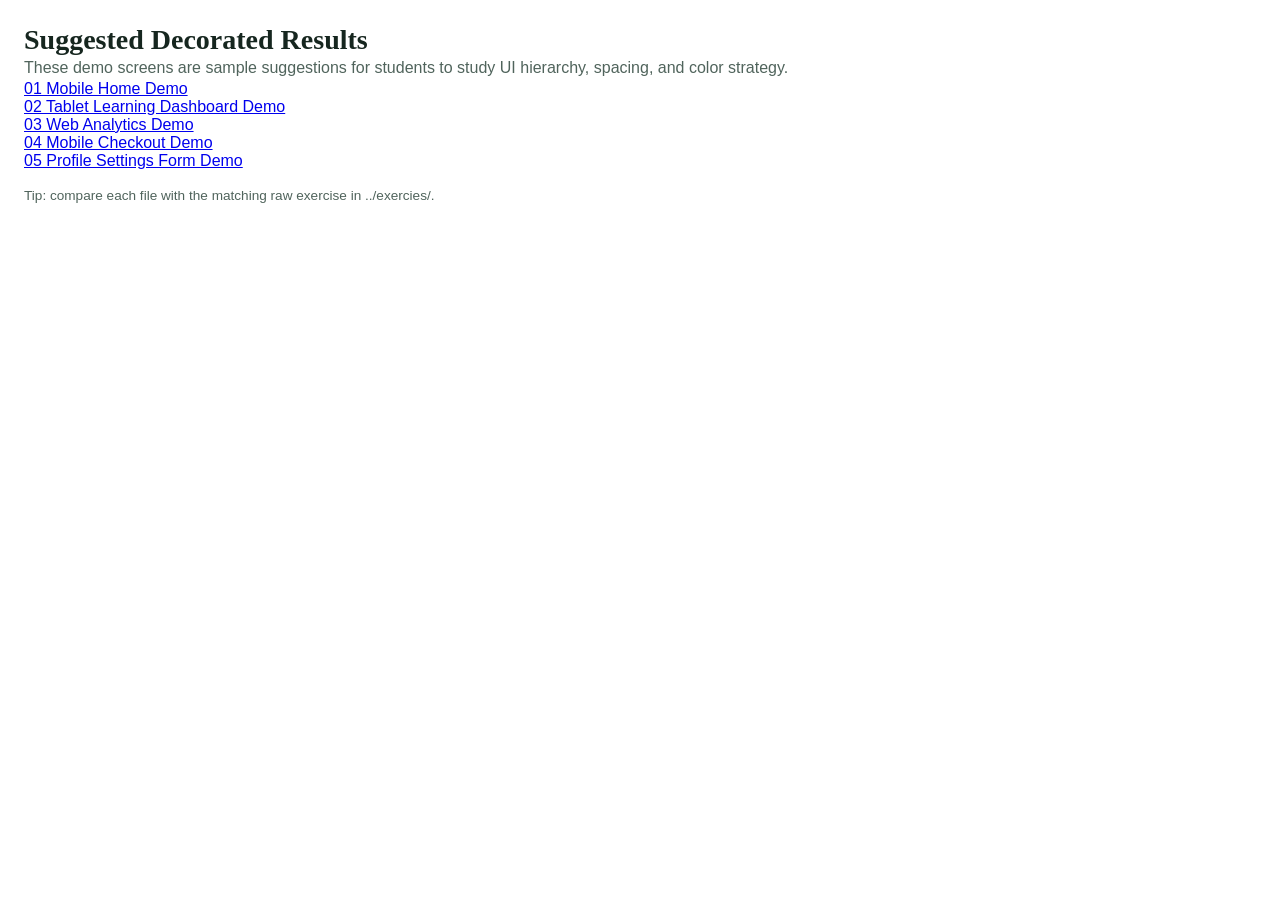
<file: results/index.html>
<!doctype html>
<html lang="en">
  <head>
    <meta charset="UTF-8" />
    <meta name="viewport" content="width=device-width, initial-scale=1.0" />
    <title>Results - Demo Suggestions</title>
    <link rel="stylesheet" href="demo-style.css" />
  </head>
  <body>
    <main class="wrapper" style="max-width: 860px">
      <section class="card section-space grid" style="gap: 0.85rem">
        <h1>Suggested Decorated Results</h1>
        <p>These demo screens are sample suggestions for students to study UI hierarchy, spacing, and color strategy.</p>

        <ul class="list-reset grid" style="gap: 0.5rem">
          <li><a href="01-mobile-home-demo.html">01 Mobile Home Demo</a></li>
          <li><a href="02-tablet-learning-dashboard-demo.html">02 Tablet Learning Dashboard Demo</a></li>
          <li><a href="03-web-analytics-demo.html">03 Web Analytics Demo</a></li>
          <li><a href="04-mobile-checkout-demo.html">04 Mobile Checkout Demo</a></li>
          <li><a href="05-form-profile-settings-demo.html">05 Profile Settings Form Demo</a></li>
        </ul>

        <p class="footer-note">Tip: compare each file with the matching raw exercise in ../exercies/.</p>
      </section>
    </main>
  </body>
</html>
</file>
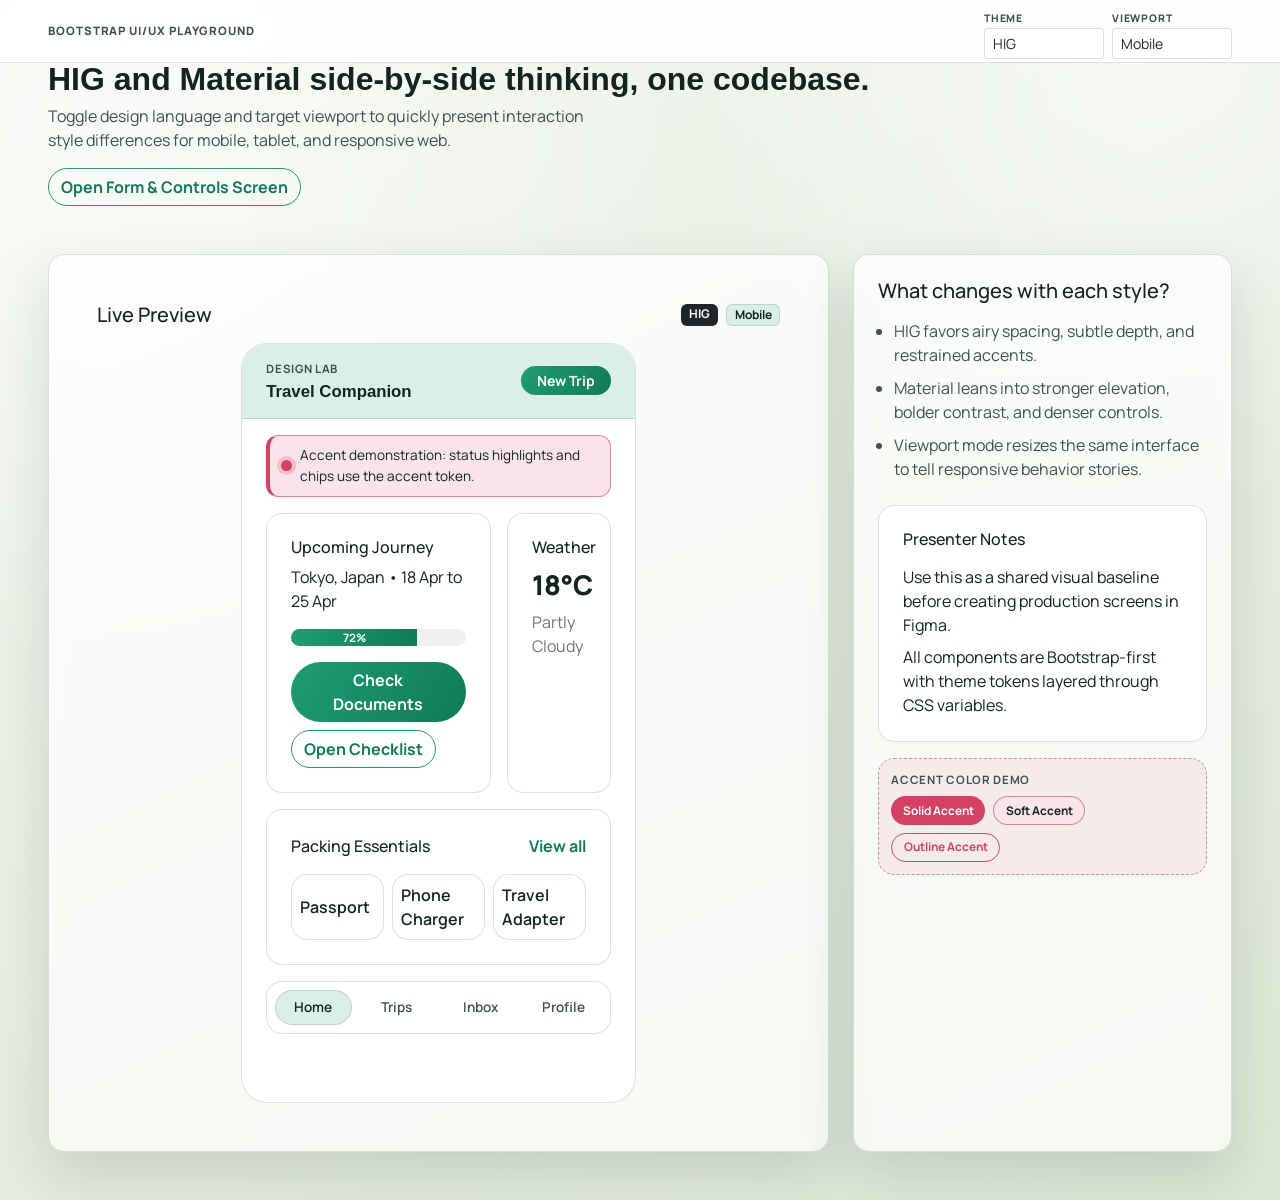
<file: design-language-lab.html>
<!doctype html>
<html lang="en">
  <head>
    <meta charset="UTF-8" />
    <meta name="viewport" content="width=device-width, initial-scale=1.0" />
    <title>UI/UX Design Language Lab</title>
    <link
      href="https://cdn.jsdelivr.net/npm/bootstrap@5.3.7/dist/css/bootstrap.min.css"
      rel="stylesheet"
      integrity="sha384-LN+7fdVzj6u52u30Kp6M/trliBMCMKTyK833zpbD+pXdCLuTusPj697FH4R/5mcr"
      crossorigin="anonymous"
    />
    <link rel="preconnect" href="https://fonts.googleapis.com" />
    <link rel="preconnect" href="https://fonts.gstatic.com" crossorigin />
    <link
      href="https://fonts.googleapis.com/css2?family=Fraunces:opsz,wght@9..144,500;9..144,700&family=Manrope:wght@400;500;600;700;800&display=swap"
      rel="stylesheet"
    />
    <link rel="stylesheet" href="assets/css/styles.css" />
  </head>
  <body data-theme="hig" data-viewport="mobile">
    <header class="top-ribbon">
      <div class="container-fluid px-3 px-md-4 px-xl-5">
        <div class="top-ribbon-inner">
          <p class="top-ribbon-text mb-0">Bootstrap UI/UX Playground</p>

          <div class="top-ribbon-controls">
            <div>
              <label for="themeSelect" class="form-label top-ribbon-label mb-1">Theme</label>
              <select id="themeSelect" class="form-select form-select-sm top-ribbon-select">
                <option value="hig">HIG</option>
                <option value="material">Material</option>
              </select>
            </div>
            <div>
              <label for="viewportSelect" class="form-label top-ribbon-label mb-1">Viewport</label>
              <select id="viewportSelect" class="form-select form-select-sm top-ribbon-select">
                <option value="mobile">Mobile</option>
                <option value="tablet">Tablet</option>
                <option value="web">Web</option>
              </select>
            </div>
          </div>
        </div>
      </div>
    </header>

    <main class="container-fluid px-3 px-md-4 px-xl-5 pb-4 pb-md-5 app-panel">
      <section class="hero mb-4 mb-md-5">
        <div class="row g-4 align-items-end">
          <div class="col-12 col-lg-10 col-xl-9">
            <h1 class="display-title mb-6">HIG and Material side-by-side thinking, one codebase.</h1>
            <p class="lead-copy mb-0">
              Toggle design language and target viewport to quickly present interaction style differences for mobile,
              tablet, and responsive web.
            </p>
            <div class="d-flex flex-wrap gap-2 mt-3">
              <a class="btn btn-outline-brand" href="form-controls.html">Open Form & Controls Screen</a>
            </div>
          </div>
        </div>
      </section>

      <section class="row g-4">
        <div class="col-12 col-xl-8">
          <div class="preview-shell p-3 p-md-4 p-xl-5">
            <div class="d-flex flex-wrap align-items-center justify-content-between gap-2 mb-3">
              <h2 class="h5 mb-0">Live Preview</h2>
              <div class="d-flex gap-2">
                <span id="themeBadge" class="badge text-bg-dark">HIG</span>
                <span id="viewportBadge" class="badge badge-soft">Mobile</span>
              </div>
            </div>

            <div id="previewCanvas" class="preview-canvas">
              <header class="screen-header px-3 px-md-4 py-3">
                <div class="d-flex align-items-center justify-content-between">
                  <div>
                    <p class="tiny-label mb-1">Design Lab</p>
                    <h3 class="screen-title mb-0">Travel Companion</h3>
                  </div>
                  <button class="btn btn-sm btn-brand">New Trip</button>
                </div>
              </header>

              <div class="px-3 px-md-4 py-3">
                <div class="accent-banner mb-3">
                  <span class="accent-dot" aria-hidden="true"></span>
                  Accent demonstration: status highlights and chips use the accent token.
                </div>

                <div class="row g-3 mb-3">
                  <div class="col-12 col-md-8">
                    <article class="content-card p-3 p-md-4 h-100">
                      <h4 class="h6">Upcoming Journey</h4>
                      <p class="mb-3">Tokyo, Japan • 18 Apr to 25 Apr</p>
                      <div class="progress mb-3" role="progressbar" aria-label="Trip readiness" aria-valuenow="72" aria-valuemin="0" aria-valuemax="100">
                        <div class="progress-bar" style="width: 72%">72%</div>
                      </div>
                      <div class="d-flex flex-wrap gap-2">
                        <button class="btn btn-brand">Check Documents</button>
                        <button class="btn btn-outline-brand">Open Checklist</button>
                      </div>
                    </article>
                  </div>
                  <div class="col-12 col-md-4">
                    <article class="content-card p-3 p-md-4 h-100">
                      <h4 class="h6">Weather</h4>
                      <p class="temp mb-1">18°C</p>
                      <p class="mb-0 text-secondary">Partly Cloudy</p>
                    </article>
                  </div>
                </div>

                <article class="content-card p-3 p-md-4 mb-3">
                  <div class="d-flex align-items-center justify-content-between mb-3">
                    <h4 class="h6 mb-0">Packing Essentials</h4>
                    <a href="#" class="link-brand">View all</a>
                  </div>
                  <div class="row g-2">
                    <div class="col-12 col-md-4"><div class="mini-item p-2">Passport</div></div>
                    <div class="col-12 col-md-4"><div class="mini-item p-2">Phone Charger</div></div>
                    <div class="col-12 col-md-4"><div class="mini-item p-2">Travel Adapter</div></div>
                  </div>
                </article>

                <nav class="screen-nav p-2">
                  <button class="btn nav-pill active">Home</button>
                  <button class="btn nav-pill">Trips</button>
                  <button class="btn nav-pill">Inbox</button>
                  <button class="btn nav-pill">Profile</button>
                </nav>
              </div>
            </div>
          </div>
        </div>

        <div class="col-12 col-xl-4">
          <div class="preview-shell p-3 p-md-4 h-100">
            <h2 class="h5 mb-3">What changes with each style?</h2>
            <ul class="insight-list mb-4">
              <li>HIG favors airy spacing, subtle depth, and restrained accents.</li>
              <li>Material leans into stronger elevation, bolder contrast, and denser controls.</li>
              <li>Viewport mode resizes the same interface to tell responsive behavior stories.</li>
            </ul>

            <div class="content-card p-3 p-md-4">
              <h3 class="h6 mb-3">Presenter Notes</h3>
              <p class="mb-2">Use this as a shared visual baseline before creating production screens in Figma.</p>
              <p class="mb-0">All components are Bootstrap-first with theme tokens layered through CSS variables.</p>
            </div>

            <div class="accent-showcase mt-3">
              <p class="tiny-label mb-2">Accent Color Demo</p>
              <div class="d-flex flex-wrap gap-2">
                <span class="accent-chip is-solid">Solid Accent</span>
                <span class="accent-chip is-soft">Soft Accent</span>
                <span class="accent-chip is-outline">Outline Accent</span>
              </div>
            </div>
          </div>
        </div>
      </section>
    </main>

    <script src="https://code.jquery.com/jquery-3.7.1.min.js"></script>
    <script src="assets/js/app.jquery.js"></script>
  </body>
</html>
</file>
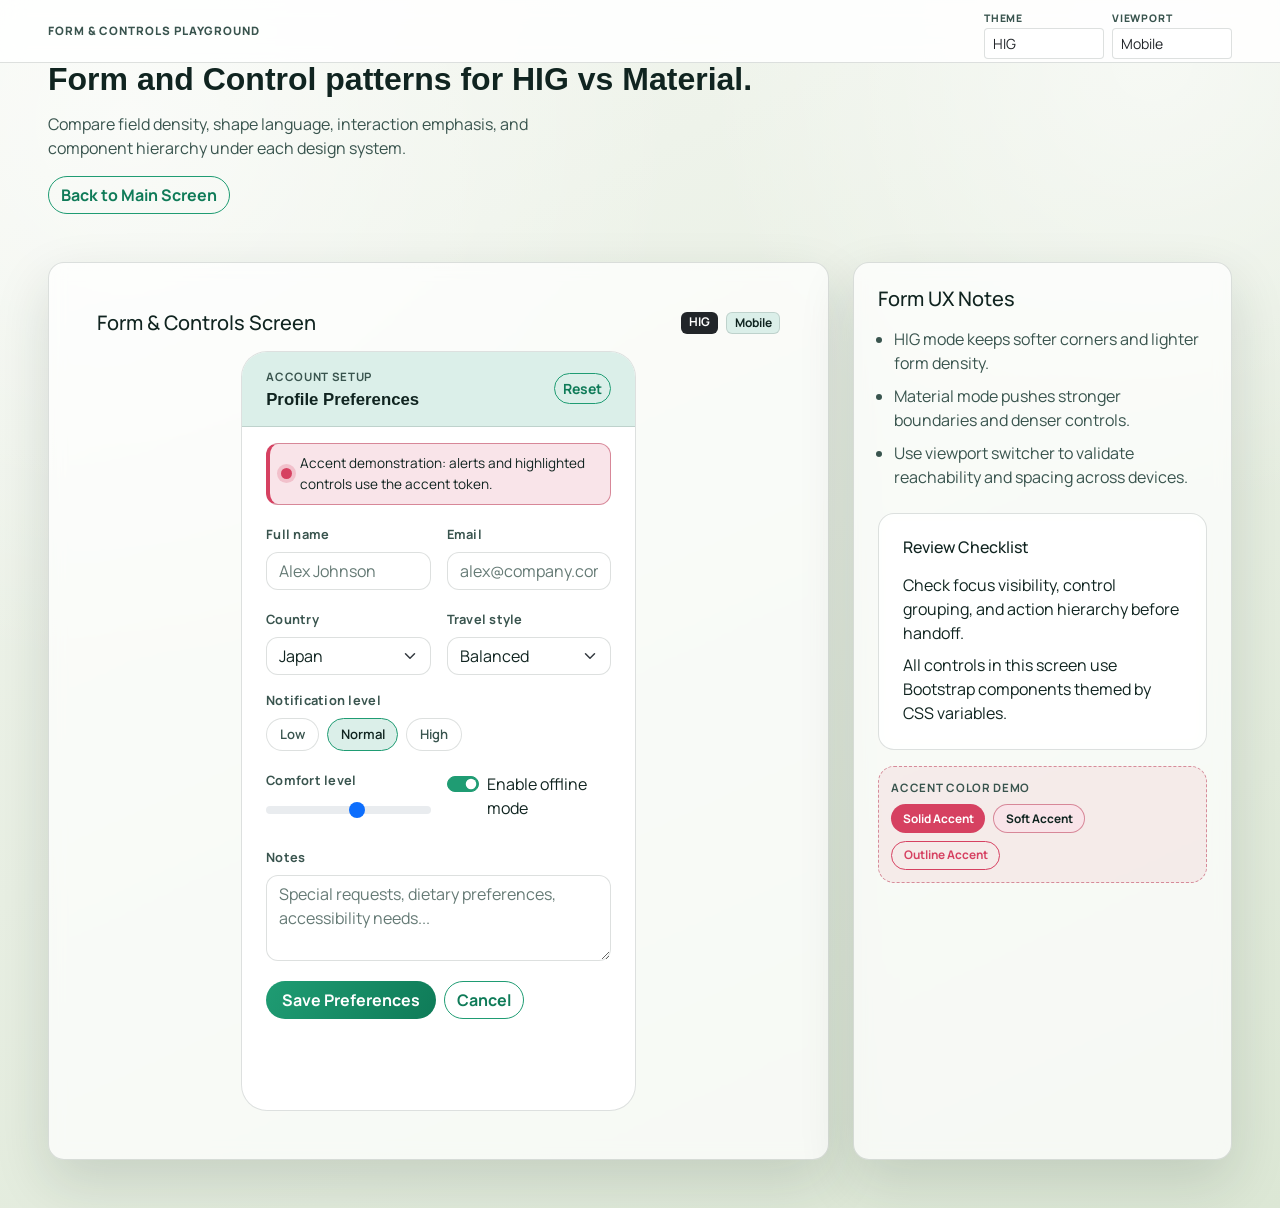
<file: form-controls.html>
<!doctype html>
<html lang="en">
  <head>
    <meta charset="UTF-8" />
    <meta name="viewport" content="width=device-width, initial-scale=1.0" />
    <title>UI/UX Form Controls Lab</title>
    <link
      href="https://cdn.jsdelivr.net/npm/bootstrap@5.3.7/dist/css/bootstrap.min.css"
      rel="stylesheet"
      integrity="sha384-LN+7fdVzj6u52u30Kp6M/trliBMCMKTyK833zpbD+pXdCLuTusPj697FH4R/5mcr"
      crossorigin="anonymous"
    />
    <link rel="preconnect" href="https://fonts.googleapis.com" />
    <link rel="preconnect" href="https://fonts.gstatic.com" crossorigin />
    <link
      href="https://fonts.googleapis.com/css2?family=Fraunces:opsz,wght@9..144,500;9..144,700&family=Manrope:wght@400;500;600;700;800&display=swap"
      rel="stylesheet"
    />
    <link rel="stylesheet" href="assets/css/styles.css" />
  </head>
  <body data-theme="hig" data-viewport="mobile">
    <header class="top-ribbon">
      <div class="container-fluid px-3 px-md-4 px-xl-5">
        <div class="top-ribbon-inner">
          <p class="top-ribbon-text mb-0">Form & Controls Playground</p>

          <div class="top-ribbon-controls">
            <div>
              <label for="themeSelect" class="form-label top-ribbon-label mb-1">Theme</label>
              <select id="themeSelect" class="form-select form-select-sm top-ribbon-select">
                <option value="hig">HIG</option>
                <option value="material">Material</option>
              </select>
            </div>
            <div>
              <label for="viewportSelect" class="form-label top-ribbon-label mb-1">Viewport</label>
              <select id="viewportSelect" class="form-select form-select-sm top-ribbon-select">
                <option value="mobile">Mobile</option>
                <option value="tablet">Tablet</option>
                <option value="web">Web</option>
              </select>
            </div>
          </div>
        </div>
      </div>
    </header>

    <main class="container-fluid px-3 px-md-4 px-xl-5 pb-4 pb-md-5 app-panel">
      <section class="hero mb-4 mb-md-5">
        <div class="row g-4 align-items-end">
          <div class="col-12 col-lg-10 col-xl-9">
            <h1 class="display-title mb-3">Form and Control patterns for HIG vs Material.</h1>
            <p class="lead-copy mb-0">
              Compare field density, shape language, interaction emphasis, and component hierarchy under each design
              system.
            </p>
            <div class="d-flex flex-wrap gap-2 mt-3">
              <a class="btn btn-outline-brand" href="index.html">Back to Main Screen</a>
            </div>
          </div>
        </div>
      </section>

      <section class="row g-4">
        <div class="col-12 col-xl-8">
          <div class="preview-shell p-3 p-md-4 p-xl-5">
            <div class="d-flex flex-wrap align-items-center justify-content-between gap-2 mb-3">
              <h2 class="h5 mb-0">Form & Controls Screen</h2>
              <div class="d-flex gap-2">
                <span id="themeBadge" class="badge text-bg-dark">HIG</span>
                <span id="viewportBadge" class="badge badge-soft">Mobile</span>
              </div>
            </div>

            <div class="preview-canvas preview-canvas-form">
              <header class="screen-header px-3 px-md-4 py-3">
                <div class="d-flex align-items-center justify-content-between">
                  <div>
                    <p class="tiny-label mb-1">Account Setup</p>
                    <h3 class="screen-title mb-0">Profile Preferences</h3>
                  </div>
                  <button class="btn btn-sm btn-outline-brand">Reset</button>
                </div>
              </header>

              <div class="px-3 px-md-4 py-3">
                <div class="accent-banner mb-3">
                  <span class="accent-dot" aria-hidden="true"></span>
                  Accent demonstration: alerts and highlighted controls use the accent token.
                </div>

                <form class="demo-form" action="#" method="post">
                  <div class="row g-3">
                    <div class="col-12 col-md-6">
                      <label for="fullName" class="form-label">Full name</label>
                      <input id="fullName" type="text" class="form-control" placeholder="Alex Johnson" />
                    </div>
                    <div class="col-12 col-md-6">
                      <label for="emailAddress" class="form-label">Email</label>
                      <input id="emailAddress" type="email" class="form-control" placeholder="alex@company.com" />
                    </div>

                    <div class="col-12 col-md-6">
                      <label for="country" class="form-label">Country</label>
                      <select id="country" class="form-select">
                        <option selected>Japan</option>
                        <option>Singapore</option>
                        <option>Vietnam</option>
                      </select>
                    </div>
                    <div class="col-12 col-md-6">
                      <label for="travelStyle" class="form-label">Travel style</label>
                      <select id="travelStyle" class="form-select">
                        <option selected>Balanced</option>
                        <option>Minimal</option>
                        <option>Luxury</option>
                      </select>
                    </div>

                    <div class="col-12">
                      <label class="form-label d-block">Notification level</label>
                      <div class="d-flex flex-wrap gap-2">
                        <input type="radio" class="btn-check" name="notifyLevel" id="notifyLow" autocomplete="off" />
                        <label class="btn btn-segment" for="notifyLow">Low</label>

                        <input type="radio" class="btn-check" name="notifyLevel" id="notifyNormal" autocomplete="off" checked />
                        <label class="btn btn-segment" for="notifyNormal">Normal</label>

                        <input type="radio" class="btn-check" name="notifyLevel" id="notifyHigh" autocomplete="off" />
                        <label class="btn btn-segment" for="notifyHigh">High</label>
                      </div>
                    </div>

                    <div class="col-12 col-md-6">
                      <label for="comfortRange" class="form-label">Comfort level</label>
                      <input id="comfortRange" type="range" class="form-range" min="1" max="10" value="6" />
                    </div>
                    <div class="col-12 col-md-6 d-flex align-items-end">
                      <div class="form-check form-switch mb-2">
                        <input class="form-check-input" type="checkbox" role="switch" id="offlineMode" checked />
                        <label class="form-check-label" for="offlineMode">Enable offline mode</label>
                      </div>
                    </div>

                    <div class="col-12">
                      <label for="notes" class="form-label">Notes</label>
                      <textarea id="notes" class="form-control" rows="3" placeholder="Special requests, dietary preferences, accessibility needs..."></textarea>
                    </div>

                    <div class="col-12 d-flex flex-wrap gap-2 pt-1">
                      <button type="submit" class="btn btn-brand">Save Preferences</button>
                      <button type="button" class="btn btn-outline-brand">Cancel</button>
                    </div>
                  </div>
                </form>
              </div>
            </div>
          </div>
        </div>

        <div class="col-12 col-xl-4">
          <div class="preview-shell p-3 p-md-4 h-100">
            <h2 class="h5 mb-3">Form UX Notes</h2>
            <ul class="insight-list mb-4">
              <li>HIG mode keeps softer corners and lighter form density.</li>
              <li>Material mode pushes stronger boundaries and denser controls.</li>
              <li>Use viewport switcher to validate reachability and spacing across devices.</li>
            </ul>

            <div class="content-card p-3 p-md-4">
              <h3 class="h6 mb-3">Review Checklist</h3>
              <p class="mb-2">Check focus visibility, control grouping, and action hierarchy before handoff.</p>
              <p class="mb-0">All controls in this screen use Bootstrap components themed by CSS variables.</p>
            </div>

            <div class="accent-showcase mt-3">
              <p class="tiny-label mb-2">Accent Color Demo</p>
              <div class="d-flex flex-wrap gap-2">
                <span class="accent-chip is-solid">Solid Accent</span>
                <span class="accent-chip is-soft">Soft Accent</span>
                <span class="accent-chip is-outline">Outline Accent</span>
              </div>
            </div>
          </div>
        </div>
      </section>
    </main>

    <script src="https://code.jquery.com/jquery-3.7.1.min.js"></script>
    <script src="assets/js/app.jquery.js"></script>
  </body>
</html>
</file>
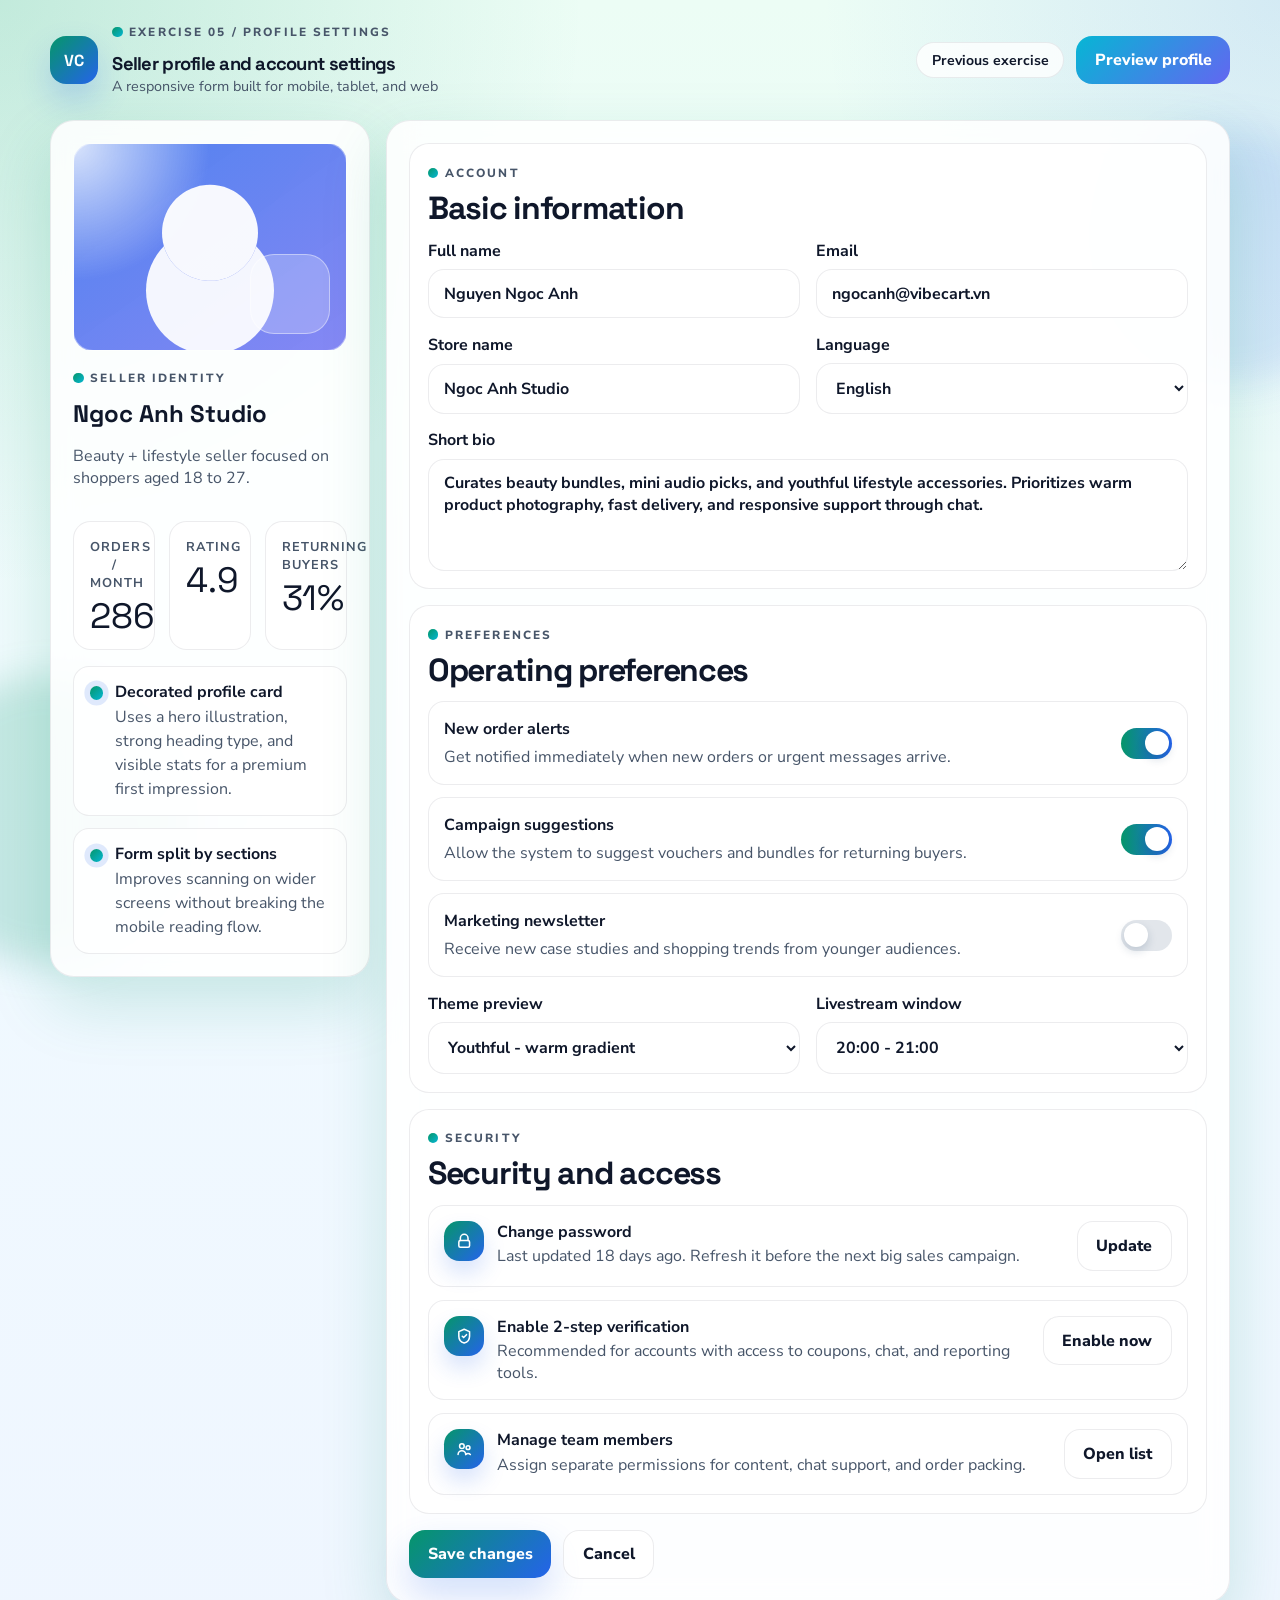
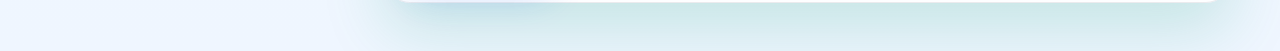
<file: exercies/05-form-profile-settings.html>
<!doctype html>
<html lang="en">
  <head>
    <meta charset="UTF-8" />
    <meta name="viewport" content="width=device-width, initial-scale=1.0" />
    <title>Exercise 05 - VibeCart Profile Settings</title>
    <link rel="stylesheet" href="../assets/css/exercises-showcase.css" />
  </head>
  <body class="page-body page-settings">
    <main class="page-shell">
      <header class="topbar">
        <div class="brand-line">
          <a class="brand-badge" href="index.html" aria-label="Back to exercise index">VC</a>
          <div class="brand-meta">
            <span class="eyebrow">Exercise 05 / Profile Settings</span>
            <h1 class="brand-title">Seller profile and account settings</h1>
            <span class="brand-subtitle">A responsive form built for mobile, tablet, and web</span>
          </div>
        </div>
        <div class="topbar-actions">
          <a class="ghost-chip" href="04-mobile-checkout.html">Previous exercise</a>
          <button class="button-secondary" type="button">Preview profile</button>
        </div>
      </header>

      <section class="settings-layout">
        <aside class="form-panel profile-card">
          <div class="profile-visual"></div>
          <div>
            <span class="eyebrow">Seller identity</span>
            <h2 class="profile-name">Ngoc Anh Studio</h2>
            <p class="profile-role">Beauty + lifestyle seller focused on shoppers aged 18 to 27.</p>
          </div>

          <div class="profile-stats">
            <div class="stat-block">
              <span class="stat-label">Orders / month</span>
              <p class="stat-value">286</p>
            </div>
            <div class="stat-block">
              <span class="stat-label">Rating</span>
              <p class="stat-value">4.9</p>
            </div>
            <div class="stat-block">
              <span class="stat-label">Returning buyers</span>
              <p class="stat-value">31%</p>
            </div>
          </div>

          <ul class="feature-list">
            <li>
              <span class="task-bullet"></span>
              <div class="task-copy">
                <strong>Decorated profile card</strong>
                <span>Uses a hero illustration, strong heading type, and visible stats for a premium first impression.</span>
              </div>
            </li>
            <li>
              <span class="task-bullet"></span>
              <div class="task-copy">
                <strong>Form split by sections</strong>
                <span>Improves scanning on wider screens without breaking the mobile reading flow.</span>
              </div>
            </li>
          </ul>
        </aside>

        <form class="form-panel">
          <section class="form-section">
            <div class="form-section-header">
              <span class="eyebrow">Account</span>
              <h2 class="section-title">Basic information</h2>
            </div>
            <div class="field-grid">
              <label class="field" for="fullName">
                Full name
                <input class="input" id="fullName" type="text" value="Nguyen Ngoc Anh" />
              </label>
              <label class="field" for="email">
                Email
                <input class="input" id="email" type="email" value="ngocanh@vibecart.vn" />
              </label>
              <label class="field" for="storeName">
                Store name
                <input class="input" id="storeName" type="text" value="Ngoc Anh Studio" />
              </label>
              <label class="field" for="language">
                Language
                <select class="select" id="language">
                  <option selected>English</option>
                  <option>Vietnamese</option>
                  <option>Japanese</option>
                </select>
              </label>
              <label class="field" for="bio" style="grid-column: 1 / -1">
                Short bio
                <textarea class="textarea" id="bio">Curates beauty bundles, mini audio picks, and youthful lifestyle accessories. Prioritizes warm product photography, fast delivery, and responsive support through chat.</textarea>
              </label>
            </div>
          </section>

          <section class="form-section">
            <div class="form-section-header">
              <span class="eyebrow">Preferences</span>
              <h2 class="section-title">Operating preferences</h2>
            </div>
            <div class="toggle-group">
              <div class="toggle-row">
                <div>
                  <strong>New order alerts</strong>
                  <p class="summary-copy">Get notified immediately when new orders or urgent messages arrive.</p>
                </div>
                <span class="toggle-pill is-on" aria-hidden="true"></span>
              </div>
              <div class="toggle-row">
                <div>
                  <strong>Campaign suggestions</strong>
                  <p class="summary-copy">Allow the system to suggest vouchers and bundles for returning buyers.</p>
                </div>
                <span class="toggle-pill is-on" aria-hidden="true"></span>
              </div>
              <div class="toggle-row">
                <div>
                  <strong>Marketing newsletter</strong>
                  <p class="summary-copy">Receive new case studies and shopping trends from younger audiences.</p>
                </div>
                <span class="toggle-pill" aria-hidden="true"></span>
              </div>
            </div>

            <div class="field-grid" style="margin-top: 1rem">
              <label class="field" for="theme">
                Theme preview
                <select class="select" id="theme">
                  <option selected>Youthful - warm gradient</option>
                  <option>Neutral</option>
                  <option>Minimal</option>
                </select>
              </label>
              <label class="field" for="timezone">
                Livestream window
                <select class="select" id="timezone">
                  <option selected>20:00 - 21:00</option>
                  <option>12:00 - 13:00</option>
                  <option>21:00 - 22:00</option>
                </select>
              </label>
            </div>
          </section>

          <section class="form-section">
            <div class="form-section-header">
              <span class="eyebrow">Security</span>
              <h2 class="section-title">Security and access</h2>
            </div>
            <div class="security-list">
              <div class="option-card">
                <span class="icon-chip" aria-hidden="true">
                  <svg viewBox="0 0 24 24"><path d="M7 11V8a5 5 0 0 1 10 0v3"/><rect x="5" y="11" width="14" height="9" rx="2"/></svg>
                </span>
                <span class="option-copy">
                  <strong>Change password</strong>
                  <span>Last updated 18 days ago. Refresh it before the next big sales campaign.</span>
                </span>
                <button class="button-ghost" type="button">Update</button>
              </div>
              <div class="option-card">
                <span class="icon-chip" aria-hidden="true">
                  <svg viewBox="0 0 24 24"><path d="M12 3 5 6v6c0 4.5 2.9 7.8 7 9 4.1-1.2 7-4.5 7-9V6l-7-3Z"/><path d="m9.5 12 1.8 1.8L15 10"/></svg>
                </span>
                <span class="option-copy">
                  <strong>Enable 2-step verification</strong>
                  <span>Recommended for accounts with access to coupons, chat, and reporting tools.</span>
                </span>
                <button class="button-ghost" type="button">Enable now</button>
              </div>
              <div class="option-card">
                <span class="icon-chip" aria-hidden="true">
                  <svg viewBox="0 0 24 24"><circle cx="9" cy="8" r="3"/><circle cx="17" cy="10" r="2.5"/><path d="M4 19a5 5 0 0 1 10 0"/><path d="M14 19a4 4 0 0 1 6 0"/></svg>
                </span>
                <span class="option-copy">
                  <strong>Manage team members</strong>
                  <span>Assign separate permissions for content, chat support, and order packing.</span>
                </span>
                <button class="button-ghost" type="button">Open list</button>
              </div>
            </div>
          </section>

          <div class="button-row" style="margin-top: 1rem">
            <button class="button" type="submit">Save changes</button>
            <button class="button-ghost" type="button">Cancel</button>
          </div>
        </form>
      </section>
    </main>
  </body>
</html>
</file>
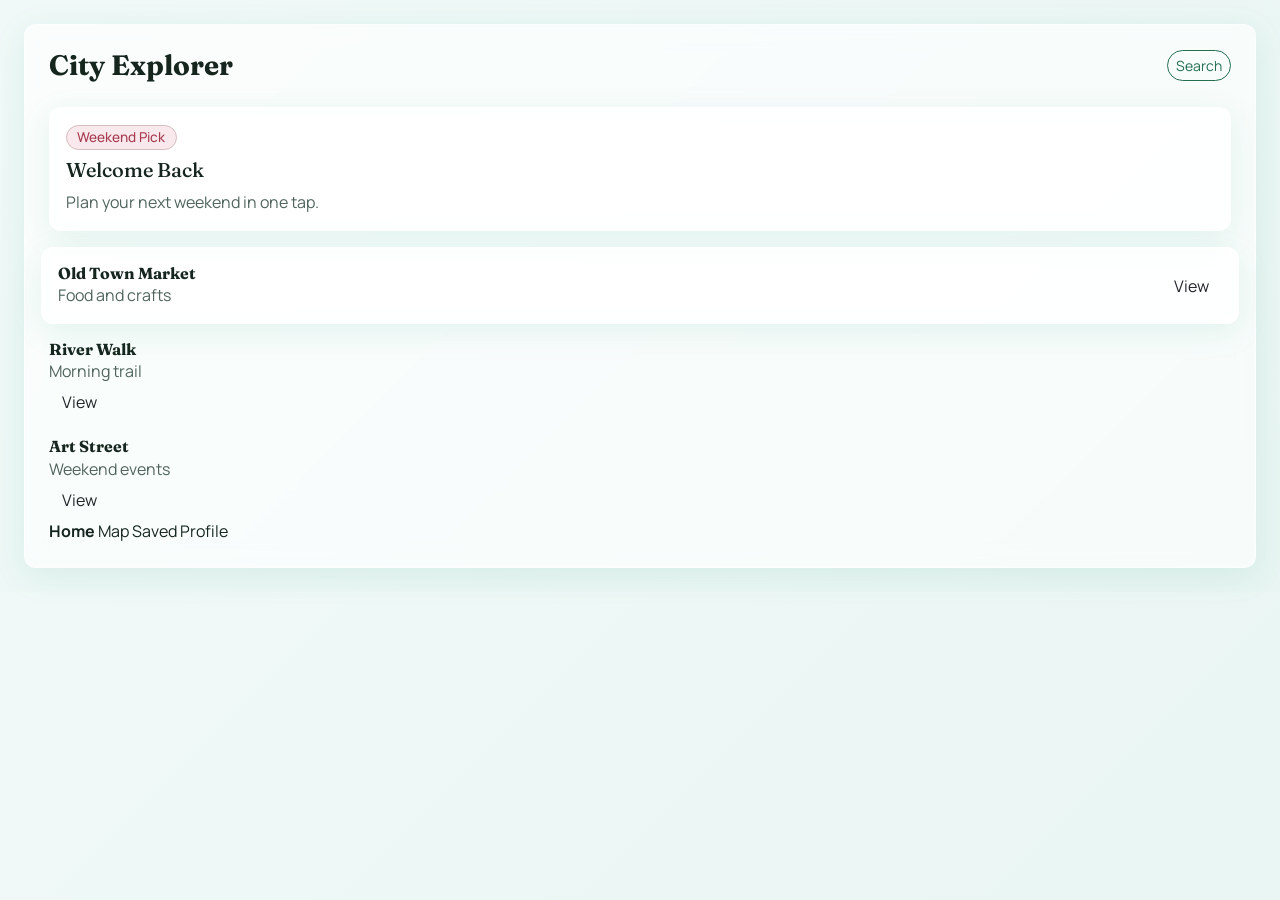
<file: results/01-mobile-home-demo.html>
<!doctype html>
<html lang="en">
  <head>
    <meta charset="UTF-8" />
    <meta name="viewport" content="width=device-width, initial-scale=1.0" />
    <title>Result 01 - Mobile Home Demo</title>
    <link href="https://cdn.jsdelivr.net/npm/bootstrap@5.3.7/dist/css/bootstrap.min.css" rel="stylesheet" integrity="sha384-LN+7fdVzj6u52u30Kp6M/trliBMCMKTyK833zpbD+pXdCLuTusPj697FH4R/5mcr" crossorigin="anonymous" />
    <link rel="preconnect" href="https://fonts.googleapis.com" />
    <link rel="preconnect" href="https://fonts.gstatic.com" crossorigin />
    <link href="https://fonts.googleapis.com/css2?family=Fraunces:opsz,wght@9..144,500;9..144,700&family=Manrope:wght@400;500;600;700;800&display=swap" rel="stylesheet" />
    <link rel="stylesheet" href="01-demo-style.css" />
  </head>
  <body data-theme="hig" data-viewport="web">
    <main class="container-fluid px-4 py-4">
      <section class="content-card p-4">
        <header class="d-flex align-items-center justify-content-between mb-4">
          <h1>City Explorer</h1>
          <button class="btn btn-outline-brand btn-sm" type="button">Search</button>
        </header>

        <section class="content-card p-3 mb-3">
          <span class="badge badge-soft">Weekend Pick</span>
          <h2 class="h5 mt-2">Welcome Back</h2>
          <p class="mb-0">Plan your next weekend in one tap.</p>
        </section>

        <section class="row g-3">
          <article class="col-12 content-card p-3 d-flex align-items-center justify-content-between">
            <div>
              <h3 style="font-size: 1rem">Old Town Market</h3>
              <p>Food and crafts</p>
            </div>
            <button class="btn" type="button">View</button>
          </article>
          <article class="panel section-space h-stack">
            <div>
              <h3 style="font-size: 1rem">River Walk</h3>
              <p>Morning trail</p>
            </div>
            <button class="btn" type="button">View</button>
          </article>
          <article class="panel section-space h-stack">
            <div>
              <h3 style="font-size: 1rem">Art Street</h3>
              <p>Weekend events</p>
            </div>
            <button class="btn" type="button">View</button>
          </article>
        </section>

        <nav class="panel section-space h-stack" aria-label="Bottom navigation">
          <strong>Home</strong>
          <span>Map</span>
          <span>Saved</span>
          <span>Profile</span>
        </nav>
      </section>
    </main>
  </body>
</html>
</file>
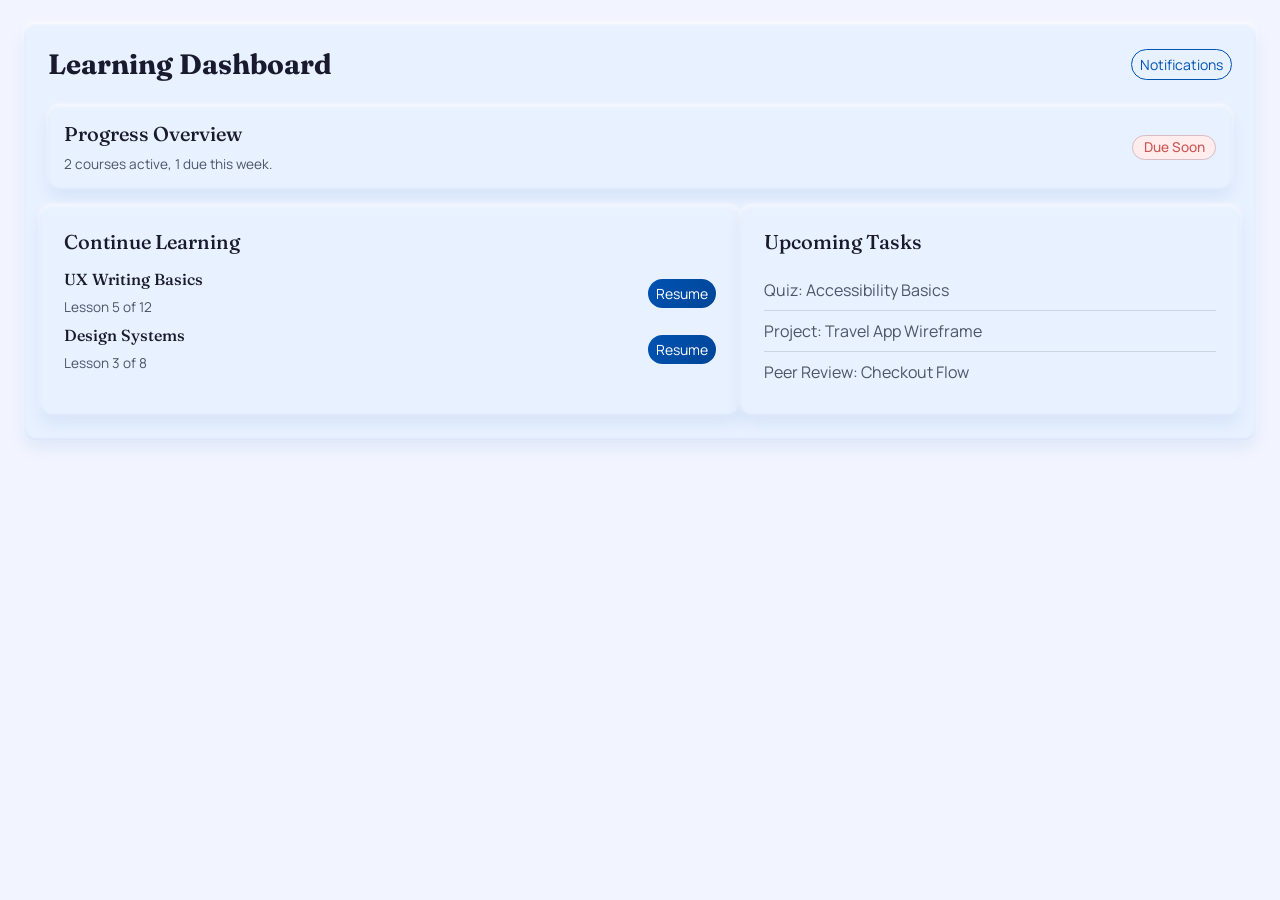
<file: results/02-tablet-learning-dashboard-demo.html>
<!doctype html>
<html lang="en">
  <head>
    <meta charset="UTF-8" />
    <meta name="viewport" content="width=device-width, initial-scale=1.0" />
    <title>Result 02 - Tablet Learning Dashboard Demo</title>
    <link href="https://cdn.jsdelivr.net/npm/bootstrap@5.3.7/dist/css/bootstrap.min.css" rel="stylesheet" integrity="sha384-LN+7fdVzj6u52u30Kp6M/trliBMCMKTyK833zpbD+pXdCLuTusPj697FH4R/5mcr" crossorigin="anonymous" />
    <link rel="preconnect" href="https://fonts.googleapis.com" />
    <link rel="preconnect" href="https://fonts.gstatic.com" crossorigin />
    <link href="https://fonts.googleapis.com/css2?family=Fraunces:opsz,wght@9..144,500;9..144,700&family=Manrope:wght@400;500;600;700;800&display=swap" rel="stylesheet" />
    <link rel="stylesheet" href="02-demo-style.css" />
  </head>
  <body data-theme="hig" data-viewport="web">
    <main class="container-fluid px-4 py-4">
      <section class="content-card p-4">
        <header class="d-flex align-items-center justify-content-between mb-4">
          <h1>Learning Dashboard</h1>
          <button class="btn btn-outline-brand btn-sm" type="button">Notifications</button>
        </header>

        <section class="content-card p-3 mb-3 d-flex align-items-center justify-content-between">
          <div>
            <h2 class="h5">Progress Overview</h2>
            <p class="small mb-0">2 courses active, 1 due this week.</p>
          </div>
          <span class="badge badge-soft">Due Soon</span>
        </section>

        <div class="row g-3">
          <section class="col-md-7 content-card p-4">
            <h2 class="h5 mb-3">Continue Learning</h2>
            <article class="d-flex align-items-center justify-content-between mb-2">
              <div>
                <h3 class="h6">UX Writing Basics</h3>
                <p class="small mb-0">Lesson 5 of 12</p>
              </div>
              <button class="btn btn-brand btn-sm">Resume</button>
            </article>
            <article class="d-flex align-items-center justify-content-between">
              <div>
                <h3 class="h6">Design Systems</h3>
                <p class="small mb-0">Lesson 3 of 8</p>
              </div>
              <button class="btn btn-brand btn-sm">Resume</button>
            </article>
          </section>

          <section class="col-md-5 content-card p-4">
            <h2 class="h5 mb-3">Upcoming Tasks</h2>
            <ul class="insight-list">
              <li>Quiz: Accessibility Basics</li>
              <li>Project: Travel App Wireframe</li>
              <li>Peer Review: Checkout Flow</li>
            </ul>
          </section>
        </div>
      </section>
    </main>
  </body>
</html>
</file>
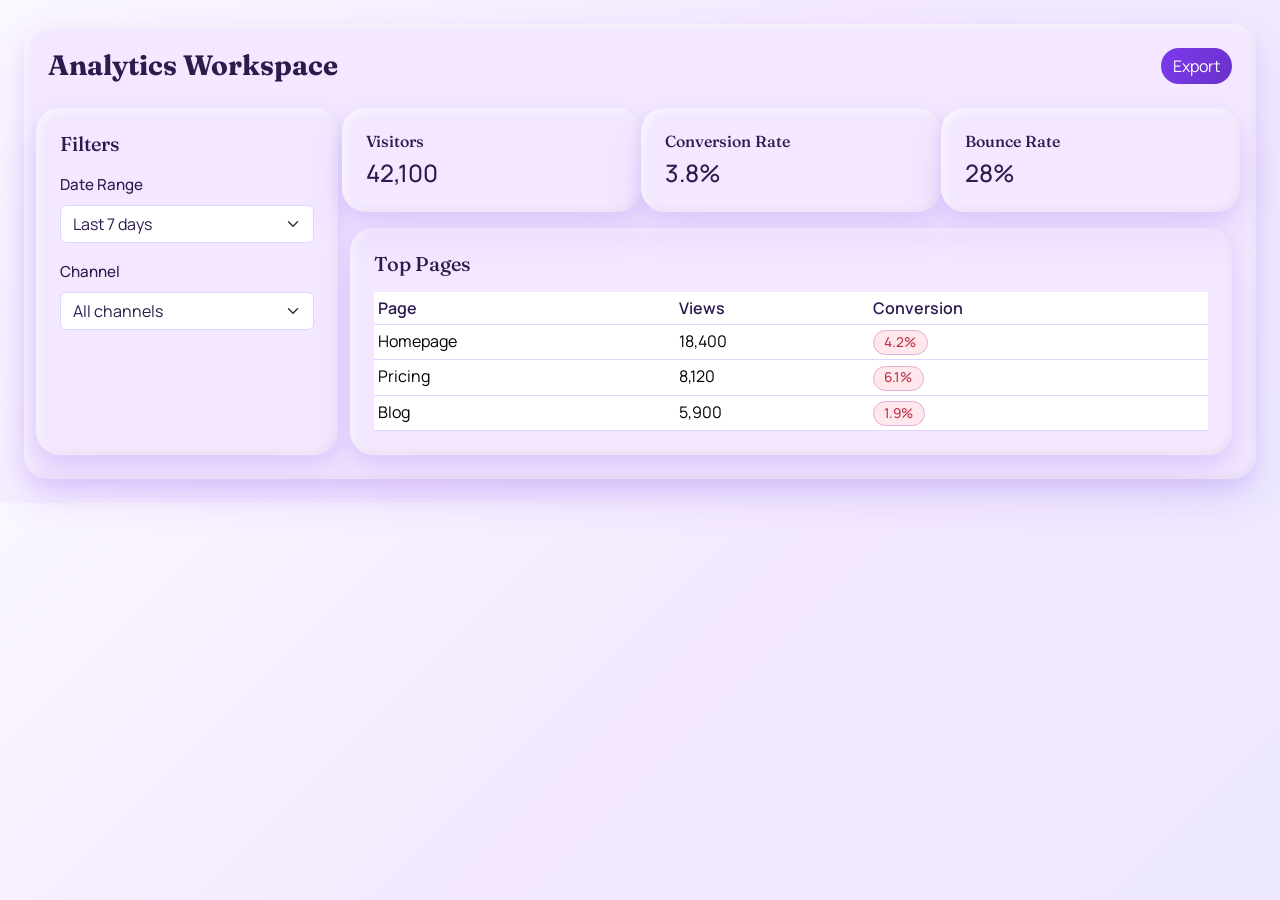
<file: results/03-web-analytics-demo.html>
<!doctype html>
<html lang="en">
  <head>
    <meta charset="UTF-8" />
    <meta name="viewport" content="width=device-width, initial-scale=1.0" />
    <title>Result 03 - Web Analytics Demo</title>
    <link href="https://cdn.jsdelivr.net/npm/bootstrap@5.3.7/dist/css/bootstrap.min.css" rel="stylesheet" integrity="sha384-LN+7fdVzj6u52u30Kp6M/trliBMCMKTyK833zpbD+pXdCLuTusPj697FH4R/5mcr" crossorigin="anonymous" />
    <link rel="preconnect" href="https://fonts.googleapis.com" />
    <link rel="preconnect" href="https://fonts.gstatic.com" crossorigin />
    <link href="https://fonts.googleapis.com/css2?family=Fraunces:opsz,wght@9..144,500;9..144,700&family=Manrope:wght@400;500;600;700;800&display=swap" rel="stylesheet" />
    <link rel="stylesheet" href="03-demo-style.css" />
  </head>
  <body data-theme="hig" data-viewport="web">
    <main class="container-fluid px-4 py-4">
      <section class="content-card p-4">
        <header class="d-flex align-items-center justify-content-between mb-4">
          <h1>Analytics Workspace</h1>
          <button class="btn btn-brand">Export</button>
        </header>

        <div class="row g-4">
          <aside class="col-md-3 content-card p-4">
            <h2 class="h5 mb-3">Filters</h2>
            <label for="range" class="form-label">Date Range</label>
            <select id="range" class="form-select mb-3">
              <option>Last 7 days</option>
              <option>Last 30 days</option>
              <option>Last 90 days</option>
            </select>

            <label for="channel" class="form-label">Channel</label>
            <select id="channel" class="form-select">
              <option>All channels</option>
              <option>Organic</option>
              <option>Paid</option>
            </select>
          </aside>

          <section class="col-md-9">
            <div class="row g-3 mb-3">
              <article class="col-md-4 content-card p-4">
                <h3 class="h6">Visitors</h3>
                <p class="h4 mb-0">42,100</p>
              </article>
              <article class="col-md-4 content-card p-4">
                <h3 class="h6">Conversion Rate</h3>
                <p class="h4 mb-0">3.8%</p>
              </article>
              <article class="col-md-4 content-card p-4">
                <h3 class="h6">Bounce Rate</h3>
                <p class="h4 mb-0">28%</p>
              </article>
            </div>

            <section class="content-card p-4">
              <h2 class="h5 mb-3">Top Pages</h2>
              <table class="table table-sm mb-0">
                <thead>
                  <tr>
                    <th>Page</th>
                    <th>Views</th>
                    <th>Conversion</th>
                  </tr>
                </thead>
                <tbody>
                  <tr>
                    <td>Homepage</td>
                    <td>18,400</td>
                    <td><span class="badge badge-soft">4.2%</span></td>
                  </tr>
                  <tr>
                    <td>Pricing</td>
                    <td>8,120</td>
                    <td><span class="badge badge-soft">6.1%</span></td>
                  </tr>
                  <tr>
                    <td>Blog</td>
                    <td>5,900</td>
                    <td><span class="badge badge-soft">1.9%</span></td>
                  </tr>
                </tbody>
              </table>
            </section>
          </section>
        </div>
      </section>
    </main>
  </body>
</html>
</file>
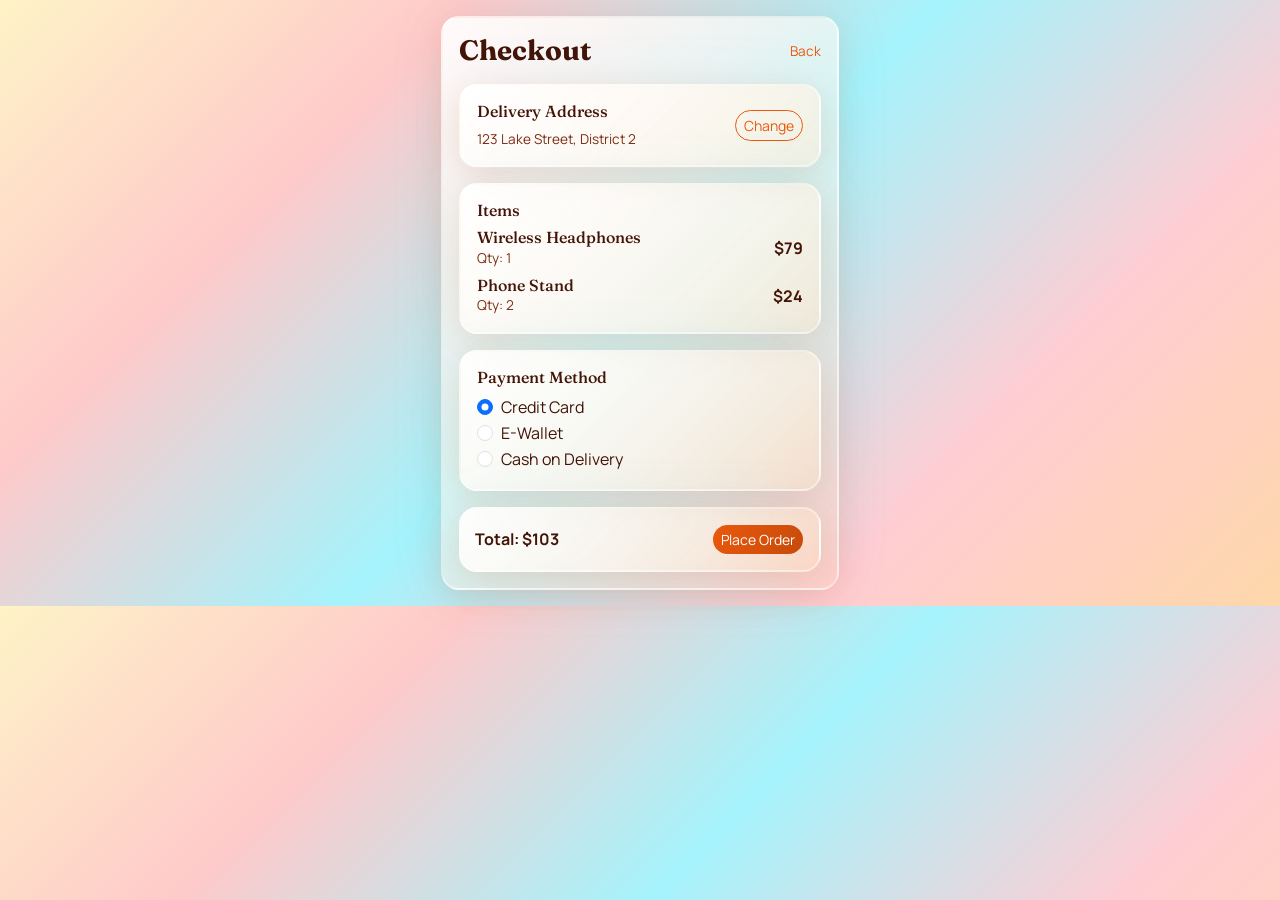
<file: results/04-mobile-checkout-demo.html>
<!doctype html>
<html lang="en">
  <head>
    <meta charset="UTF-8" />
    <meta name="viewport" content="width=device-width, initial-scale=1.0" />
    <title>Result 04 - Mobile Checkout Demo</title>
    <link href="https://cdn.jsdelivr.net/npm/bootstrap@5.3.7/dist/css/bootstrap.min.css" rel="stylesheet" integrity="sha384-LN+7fdVzj6u52u30Kp6M/trliBMCMKTyK833zpbD+pXdCLuTusPj697FH4R/5mcr" crossorigin="anonymous" />
    <link rel="preconnect" href="https://fonts.googleapis.com" />
    <link rel="preconnect" href="https://fonts.gstatic.com" crossorigin />
    <link href="https://fonts.googleapis.com/css2?family=Fraunces:opsz,wght@9..144,500;9..144,700&family=Manrope:wght@400;500;600;700;800&display=swap" rel="stylesheet" />
    <link rel="stylesheet" href="04-demo-style.css" />
  </head>
  <body data-theme="hig" data-viewport="mobile">
    <main class="container-fluid px-3 py-3" style="max-width: 430px">
      <section class="content-card p-3">
        <header class="d-flex align-items-center justify-content-between mb-3">
          <h1>Checkout</h1>
          <a href="#" class="link-brand small">Back</a>
        </header>

        <section class="content-card p-3 d-flex align-items-center justify-content-between mb-3">
          <div>
            <h2 class="h6">Delivery Address</h2>
            <p class="small mb-0">123 Lake Street, District 2</p>
          </div>
          <button class="btn btn-outline-brand btn-sm">Change</button>
        </section>

        <section class="content-card p-3 mb-3">
          <h2 class="h6 mb-2">Items</h2>
          <article class="d-flex align-items-center justify-content-between mb-2">
            <div>
              <h3 class="h6 mb-0">Wireless Headphones</h3>
              <p class="small mb-0">Qty: 1</p>
            </div>
            <strong>$79</strong>
          </article>
          <article class="d-flex align-items-center justify-content-between">
            <div>
              <h3 class="h6 mb-0">Phone Stand</h3>
              <p class="small mb-0">Qty: 2</p>
            </div>
            <strong>$24</strong>
          </article>
        </section>

        <section class="content-card p-3 mb-3">
          <h2 class="h6 mb-2">Payment Method</h2>
          <div class="form-check">
            <input class="form-check-input" type="radio" name="pay" id="pay1" checked />
            <label class="form-check-label" for="pay1">Credit Card</label>
          </div>
          <div class="form-check">
            <input class="form-check-input" type="radio" name="pay" id="pay2" />
            <label class="form-check-label" for="pay2">E-Wallet</label>
          </div>
          <div class="form-check">
            <input class="form-check-input" type="radio" name="pay" id="pay3" />
            <label class="form-check-label" for="pay3">Cash on Delivery</label>
          </div>
        </section>

        <footer class="content-card p-3 d-flex align-items-center justify-content-between" style="border-left: 4px solid var(--brand)">
          <strong>Total: $103</strong>
          <button class="btn btn-brand btn-sm">Place Order</button>
        </footer>
      </section>
    </main>
  </body>
</html>
</file>
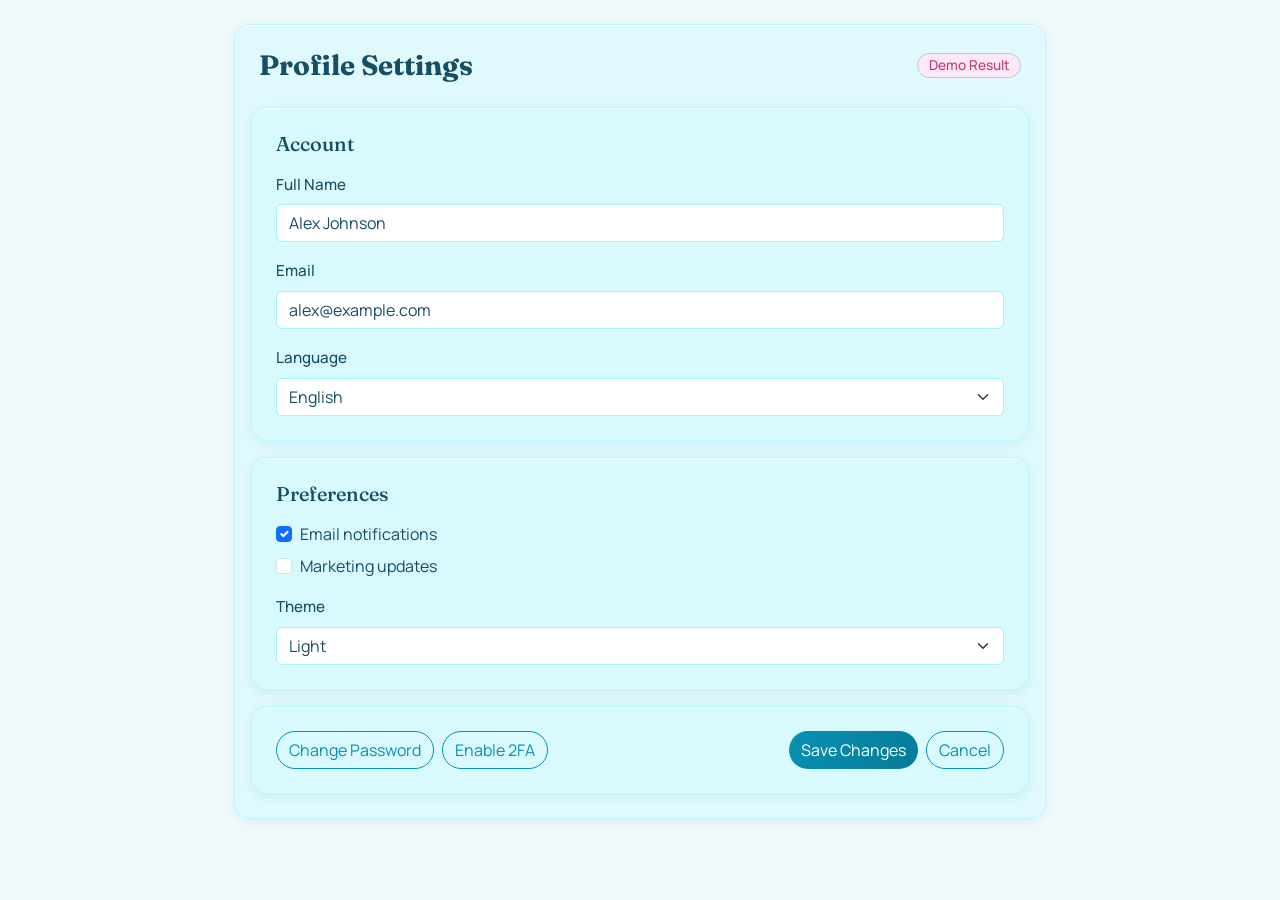
<file: results/05-form-profile-settings-demo.html>
<!doctype html>
<html lang="en">
  <head>
    <meta charset="UTF-8" />
    <meta name="viewport" content="width=device-width, initial-scale=1.0" />
    <title>Result 05 - Profile Settings Form Demo</title>
    <link href="https://cdn.jsdelivr.net/npm/bootstrap@5.3.7/dist/css/bootstrap.min.css" rel="stylesheet" integrity="sha384-LN+7fdVzj6u52u30Kp6M/trliBMCMKTyK833zpbD+pXdCLuTusPj697FH4R/5mcr" crossorigin="anonymous" />
    <link rel="preconnect" href="https://fonts.googleapis.com" />
    <link rel="preconnect" href="https://fonts.gstatic.com" crossorigin />
    <link href="https://fonts.googleapis.com/css2?family=Fraunces:opsz,wght@9..144,500;9..144,700&family=Manrope:wght@400;500;600;700;800&display=swap" rel="stylesheet" />
    <link rel="stylesheet" href="05-demo-style.css" />
  </head>
  <body data-theme="hig" data-viewport="web">
    <main class="container-fluid px-4 py-4" style="max-width: 860px">
      <section class="content-card p-4">
        <header class="d-flex align-items-center justify-content-between mb-4">
          <h1>Profile Settings</h1>
          <span class="badge badge-soft">Demo Result</span>
        </header>

        <form class="row g-3">
          <section class="col-12 content-card p-4">
            <h2 class="h5 mb-3">Account</h2>
            <div class="mb-3">
              <label for="fullName" class="form-label">Full Name</label>
              <input id="fullName" class="form-control" type="text" value="Alex Johnson" />
            </div>

            <div class="mb-3">
              <label for="email" class="form-label">Email</label>
              <input id="email" class="form-control" type="email" value="alex@example.com" />
            </div>

            <div>
              <label for="language" class="form-label">Language</label>
              <select id="language" class="form-select">
                <option>English</option>
                <option>Vietnamese</option>
                <option>Japanese</option>
              </select>
            </div>
          </section>

          <section class="col-12 content-card p-4">
            <h2 class="h5 mb-3">Preferences</h2>
            <div class="form-check mb-2">
              <input class="form-check-input" type="checkbox" id="chk1" checked />
              <label class="form-check-label" for="chk1">Email notifications</label>
            </div>
            <div class="form-check mb-3">
              <input class="form-check-input" type="checkbox" id="chk2" />
              <label class="form-check-label" for="chk2">Marketing updates</label>
            </div>

            <label for="theme" class="form-label">Theme</label>
            <select id="theme" class="form-select">
              <option>Light</option>
              <option>Dark</option>
              <option>System</option>
            </select>
          </section>

          <section class="col-12 content-card p-4 d-flex align-items-center justify-content-between">
            <div class="d-flex gap-2">
              <button type="button" class="btn btn-outline-brand">Change Password</button>
              <button type="button" class="btn btn-outline-brand">Enable 2FA</button>
            </div>
            <div class="d-flex gap-2">
              <button type="submit" class="btn btn-brand">Save Changes</button>
              <button type="button" class="btn btn-outline-brand">Cancel</button>
            </div>
          </section>
        </form>
      </section>
    </main>
  </body>
</html>
</file>
<file: results/demo-style.css>
:root {
  /* Color tokens */
  --color-primary: #236f50;
  --color-secondary: #4a7c6b;
  --color-accent: #d14b65;
  --color-bg: #ffffff;
  --color-surface: #eef4ef;
  --color-text: #16261f;
  --color-text-muted: #50645c;
  --color-text-light: #8a9c94;
  --color-border: #d6e1da;
  
  /* Typography */
  --font-family-body: "Manrope", -apple-system, BlinkMacSystemFont, "Segoe UI", sans-serif;
  --font-family-display: "Fraunces", serif;
  --font-size-base: 16px;
  --base-unit: calc(var(--font-size-base) / 4);
  
  /* Spacing & Sizing */
  --radius-sm: 6px;
  --radius-md: 12px;
  --radius-lg: 18px;
  --shadow-sm: 0 2px 8px rgba(22, 38, 31, 0.06);
  --shadow-md: 0 8px 16px rgba(22, 38, 31, 0.1);
  --shadow-lg: 0 18px 40px rgba(22, 38, 31, 0.12);
}

* {
  box-sizing: border-box;
}

html, body {
  font-family: var(--font-family-body);
  color: var(--color-text);
  background-color: var(--color-bg);
}

/* Content card container */
.content-card {
  background-color: var(--color-surface);
  border: 1px solid var(--color-border);
  border-radius: var(--radius-md);
  box-shadow: var(--shadow-sm);
}

/* Custom button styles */
.btn-brand {
  background: linear-gradient(120deg, var(--color-primary), color-mix(in srgb, var(--color-primary) 85%, black));
  color: white;
  border: 0;
  border-radius: 999px;
}

.btn-brand:hover {
  background: linear-gradient(120deg, color-mix(in srgb, var(--color-primary) 95%, black), color-mix(in srgb, var(--color-primary) 70%, black));
  color: white;
}

.btn-outline-brand {
  background-color: transparent;
  color: var(--color-primary);
  border: 1px solid var(--color-primary);
  border-radius: 999px;
}

.btn-outline-brand:hover {
  background-color: var(--color-surface);
  color: var(--color-primary);
  border-color: var(--color-primary);
}

/* Link styling */
.link-brand {
  color: var(--color-primary);
  text-decoration: none;
}

.link-brand:hover {
  color: color-mix(in srgb, var(--color-primary) 85%, black);
  text-decoration: underline;
}

/* Badge with soft background */
.badge-soft {
  background-color: color-mix(in srgb, var(--color-accent) 12%, white);
  color: color-mix(in srgb, var(--color-accent) 80%, black);
  border: 1px solid color-mix(in srgb, var(--color-accent) 25%, var(--color-border));
  border-radius: 999px;
  padding: 0.3rem 0.65rem;
  font-size: 0.85rem;
  font-weight: 500;
}

/* Form styling */
.form-label {
  color: var(--color-text);
  font-weight: 500;
  font-size: 0.95rem;
}

.form-control,
.form-select {
  border-color: var(--color-border);
  color: var(--color-text);
}

.form-control:focus,
.form-select:focus {
  border-color: var(--color-primary);
  box-shadow: 0 0 0 0.2rem color-mix(in srgb, var(--color-primary) 20%, transparent);
}

/* Table styling */
.table {
  color: var(--color-text);
}

.table thead th {
  border-color: var(--color-border);
  color: var(--color-text);
  font-weight: 600;
}

.table tbody tr {
  border-color: var(--color-border);
}

/* List styling */
.insight-list {
  list-style: none;
  padding: 0;
  margin: 0;
}

.insight-list li {
  padding: 0.5rem 0;
  color: var(--color-text-muted);
  border-bottom: 1px solid var(--color-border);
}

.insight-list li:last-child {
  border-bottom: 0;
}

/* Headings */
h1, h2, h3, h4, h5, h6 {
  color: var(--color-text);
  font-family: var(--font-family-display);
  font-weight: 700;
  margin: 0;
}

h1 {
  font-size: 1.75rem;
}

h2 {
  font-size: 1.4rem;
}

h3 {
  font-size: 1.1rem;
}

h5 {
  font-size: 1rem;
}

h6 {
  font-size: 0.95rem;
}

/* Paragraph text */
p {
  color: var(--color-text-muted);
  margin: 0;
  line-height: 1.5;
}

.small {
  font-size: 0.85rem;
}

/* Utility classes */
.link-brand {
  color: var(--color-primary);
  text-decoration: none;
}

.section-space {
  padding: 1rem;
}

.list-reset {
  margin: 0;
  padding: 0;
  list-style: none;
}

.input,
.select,
.textarea {
  width: 100%;
  border: 1px solid var(--border);
  border-radius: 10px;
  padding: 0.58rem 0.7rem;
  background: #fff;
  color: var(--text);
}

.input:focus,
.select:focus,
.textarea:focus {
  outline: 2px solid color-mix(in srgb, var(--primary) 35%, transparent);
  border-color: var(--primary);
}

.footer-note {
  margin-top: 1rem;
  font-size: 0.85rem;
}

@media (max-width: 768px) {
  .wrapper {
    padding: 0.9rem;
  }
}
</file>
<file: assets/css/styles.css>
@import url("./styles-core.css");
@import url("./styles-components.css");
@import url("./styles-responsive.css");
</file>
<file: assets/css/exercises-showcase.css>
@import url("./exercises-core.css");
@import url("./exercises-shared-ui.css");
@import url("./exercises-screen-components.css");
@import url("./exercises-index.css");
@import url("./exercises-review-studio.css");
@import url("./exercises-themes-responsive.css");
</file>
<file: results/01-demo-style.css>
/* Theme: Travel & Discovery - Green with Glassmorphism */
:root {
  /* Color tokens - Green theme */
  --color-primary: #236f50;
  --color-secondary: #4a7c6b;
  --color-accent: #d14b65;
  --color-bg: #ffffff;
  --color-surface: #eef4ef;
  --color-text: #16261f;
  --color-text-muted: #50645c;
  --color-text-light: #8a9c94;
  --color-border: #d6e1da;
  
  /* Typography */
  --font-family-body: "Manrope", -apple-system, BlinkMacSystemFont, "Segoe UI", sans-serif;
  --font-family-display: "Fraunces", serif;
  --font-size-base: 16px;
  --base-unit: calc(var(--font-size-base) / 4);
  
  /* Spacing & Sizing */
  --radius-sm: 6px;
  --radius-md: 12px;
  --radius-lg: 18px;
  --shadow-sm: 0 2px 8px rgba(22, 38, 31, 0.06);
  --shadow-md: 0 8px 16px rgba(22, 38, 31, 0.1);
  --shadow-lg: 0 18px 40px rgba(22, 38, 31, 0.12);
}

* { box-sizing: border-box; }
html, body { font-family: var(--font-family-body); color: var(--color-text); background: linear-gradient(135deg, #f0f9f7 0%, #e8f5f2 100%); }
.content-card { 
  background: rgba(255, 255, 255, 0.65);
  backdrop-filter: blur(10px);
  -webkit-backdrop-filter: blur(10px);
  border: 1px solid rgba(255, 255, 255, 0.5);
  border-radius: var(--radius-md);
  box-shadow: 0 8px 32px rgba(31, 156, 115, 0.1), inset 0 -1px 3px rgba(255, 255, 255, 0.4);
}
.btn-brand { background: linear-gradient(120deg, var(--color-primary), color-mix(in srgb, var(--color-primary) 85%, black)); color: white; border: 0; border-radius: 999px; }
.btn-brand:hover { background: linear-gradient(120deg, color-mix(in srgb, var(--color-primary) 95%, black), color-mix(in srgb, var(--color-primary) 70%, black)); color: white; }
.btn-outline-brand { background-color: transparent; color: var(--color-primary); border: 1px solid var(--color-primary); border-radius: 999px; }
.btn-outline-brand:hover { background-color: var(--color-surface); color: var(--color-primary); border-color: var(--color-primary); }
.link-brand { color: var(--color-primary); text-decoration: none; }
.link-brand:hover { color: color-mix(in srgb, var(--color-primary) 85%, black); text-decoration: underline; }
.badge-soft { background-color: color-mix(in srgb, var(--color-accent) 12%, white); color: color-mix(in srgb, var(--color-accent) 80%, black); border: 1px solid color-mix(in srgb, var(--color-accent) 25%, var(--color-border)); border-radius: 999px; padding: 0.3rem 0.65rem; font-size: 0.85rem; font-weight: 500; }
.form-label { color: var(--color-text); font-weight: 500; font-size: 0.95rem; }
.form-control, .form-select { border-color: var(--color-border); color: var(--color-text); }
.form-control:focus, .form-select:focus { border-color: var(--color-primary); box-shadow: 0 0 0 0.2rem color-mix(in srgb, var(--color-primary) 20%, transparent); }
.table { color: var(--color-text); }
.table thead th { border-color: var(--color-border); color: var(--color-text); font-weight: 600; }
.table tbody tr { border-color: var(--color-border); }
.insight-list { list-style: none; padding: 0; margin: 0; }
.insight-list li { padding: 0.5rem 0; color: var(--color-text-muted); border-bottom: 1px solid var(--color-border); }
.insight-list li:last-child { border-bottom: 0; }
h1, h2, h3, h4, h5, h6 { color: var(--color-text); font-family: var(--font-family-display); font-weight: 700; margin: 0; }
h1 { font-size: 1.75rem; }
h2 { font-size: 1.4rem; }
h3 { font-size: 1.1rem; }
h5 { font-size: 1rem; }
h6 { font-size: 0.95rem; }
p { color: var(--color-text-muted); margin: 0; line-height: 1.5; }
.small { font-size: 0.85rem; }
</file>
<file: results/02-demo-style.css>
/* Theme: Learning & Education - Blue with Neumorphic Soft UI */
:root {
  /* Color tokens - Blue theme */
  --color-primary: #0052b3;
  --color-secondary: #0066cc;
  --color-accent: #ff6b6b;
  --color-bg: #ffffff;
  --color-surface: #e8f1ff;
  --color-text: #1a1a2e;
  --color-text-muted: #4a5568;
  --color-text-light: #718096;
  --color-border: #cbd5e0;
  
  /* Typography */
  --font-family-body: "Manrope", -apple-system, BlinkMacSystemFont, "Segoe UI", sans-serif;
  --font-family-display: "Fraunces", serif;
  --font-size-base: 16px;
  --base-unit: calc(var(--font-size-base) / 4);
  
  /* Spacing & Sizing */
  --radius-sm: 6px;
  --radius-md: 12px;
  --radius-lg: 18px;
  --shadow-sm: 0 2px 8px rgba(26, 26, 46, 0.06);
  --shadow-md: 0 8px 16px rgba(26, 26, 46, 0.1);
  --shadow-lg: 0 18px 40px rgba(26, 26, 46, 0.12);
}

* { box-sizing: border-box; }
html, body { font-family: var(--font-family-body); color: var(--color-text); background: #f2f5ff; }
.content-card { 
  background: #e8f1ff;
  border: none;
  border-radius: var(--radius-md);
  box-shadow: 0 8px 16px rgba(0, 82, 179, 0.08), 0 -2px 5px rgba(255, 255, 255, 0.8), inset 0 1px 3px rgba(255, 255, 255, 0.6), inset 0 -1px 3px rgba(0, 82, 179, 0.1);
}
.btn-brand { background: linear-gradient(120deg, var(--color-primary), color-mix(in srgb, var(--color-primary) 85%, black)); color: white; border: 0; border-radius: 999px; }
.btn-brand:hover { background: linear-gradient(120deg, color-mix(in srgb, var(--color-primary) 95%, black), color-mix(in srgb, var(--color-primary) 70%, black)); color: white; }
.btn-outline-brand { background-color: transparent; color: var(--color-primary); border: 1px solid var(--color-primary); border-radius: 999px; }
.btn-outline-brand:hover { background-color: var(--color-surface); color: var(--color-primary); border-color: var(--color-primary); }
.link-brand { color: var(--color-primary); text-decoration: none; }
.link-brand:hover { color: color-mix(in srgb, var(--color-primary) 85%, black); text-decoration: underline; }
.badge-soft { background-color: color-mix(in srgb, var(--color-accent) 12%, white); color: color-mix(in srgb, var(--color-accent) 80%, black); border: 1px solid color-mix(in srgb, var(--color-accent) 25%, var(--color-border)); border-radius: 999px; padding: 0.3rem 0.65rem; font-size: 0.85rem; font-weight: 500; }
.form-label { color: var(--color-text); font-weight: 500; font-size: 0.95rem; }
.form-control, .form-select { border-color: var(--color-border); color: var(--color-text); }
.form-control:focus, .form-select:focus { border-color: var(--color-primary); box-shadow: 0 0 0 0.2rem color-mix(in srgb, var(--color-primary) 20%, transparent); }
.table { color: var(--color-text); }
.table thead th { border-color: var(--color-border); color: var(--color-text); font-weight: 600; }
.table tbody tr { border-color: var(--color-border); }
.insight-list { list-style: none; padding: 0; margin: 0; }
.insight-list li { padding: 0.5rem 0; color: var(--color-text-muted); border-bottom: 1px solid var(--color-border); }
.insight-list li:last-child { border-bottom: 0; }
h1, h2, h3, h4, h5, h6 { color: var(--color-text); font-family: var(--font-family-display); font-weight: 700; margin: 0; }
h1 { font-size: 1.75rem; }
h2 { font-size: 1.4rem; }
h3 { font-size: 1.1rem; }
h5 { font-size: 1rem; }
h6 { font-size: 0.95rem; }
p { color: var(--color-text-muted); margin: 0; line-height: 1.5; }
.small { font-size: 0.85rem; }
</file>
<file: results/03-demo-style.css>
/* Theme: Analytics & Data - Purple with Claymorphism */
:root {
  /* Color tokens - Purple theme */
  --color-primary: #7c3aed;
  --color-secondary: #9333ea;
  --color-accent: #f43f5e;
  --color-bg: #ffffff;
  --color-surface: #f3e8ff;
  --color-text: #2d1b4e;
  --color-text-muted: #6b5b95;
  --color-text-light: #8b7aa8;
  --color-border: #ddd6fe;
  
  /* Typography */
  --font-family-body: "Manrope", -apple-system, BlinkMacSystemFont, "Segoe UI", sans-serif;
  --font-family-display: "Fraunces", serif;
  --font-size-base: 16px;
  --base-unit: calc(var(--font-size-base) / 4);
  
  /* Spacing & Sizing */
  --radius-sm: 6px;
  --radius-md: 12px;
  --radius-lg: 18px;
  --shadow-sm: 0 2px 8px rgba(45, 27, 78, 0.06);
  --shadow-md: 0 8px 16px rgba(45, 27, 78, 0.1);
  --shadow-lg: 0 18px 40px rgba(45, 27, 78, 0.12);
}

* { box-sizing: border-box; }
html, body { font-family: var(--font-family-body); color: var(--color-text); background: linear-gradient(135deg, #faf7ff 0%, #f3e8ff 50%, #ede9fe 100%); }
.content-card { background: #f3e8ff; border: none; border-radius: 24px; box-shadow: 0 20px 40px rgba(124, 58, 237, 0.12), 0 8px 16px rgba(124, 58, 237, 0.08), inset -2px -2px 8px rgba(0, 0, 0, 0.05), inset 2px 2px 8px rgba(255, 255, 255, 0.8); }
.btn-brand { background: linear-gradient(120deg, var(--color-primary), color-mix(in srgb, var(--color-primary) 85%, black)); color: white; border: 0; border-radius: 999px; }
.btn-brand:hover { background: linear-gradient(120deg, color-mix(in srgb, var(--color-primary) 95%, black), color-mix(in srgb, var(--color-primary) 70%, black)); color: white; }
.btn-outline-brand { background-color: transparent; color: var(--color-primary); border: 1px solid var(--color-primary); border-radius: 999px; }
.btn-outline-brand:hover { background-color: var(--color-surface); color: var(--color-primary); border-color: var(--color-primary); }
.link-brand { color: var(--color-primary); text-decoration: none; }
.link-brand:hover { color: color-mix(in srgb, var(--color-primary) 85%, black); text-decoration: underline; }
.badge-soft { background-color: color-mix(in srgb, var(--color-accent) 12%, white); color: color-mix(in srgb, var(--color-accent) 80%, black); border: 1px solid color-mix(in srgb, var(--color-accent) 25%, var(--color-border)); border-radius: 999px; padding: 0.3rem 0.65rem; font-size: 0.85rem; font-weight: 500; }
.form-label { color: var(--color-text); font-weight: 500; font-size: 0.95rem; }
.form-control, .form-select { border-color: var(--color-border); color: var(--color-text); }
.form-control:focus, .form-select:focus { border-color: var(--color-primary); box-shadow: 0 0 0 0.2rem color-mix(in srgb, var(--color-primary) 20%, transparent); }
.table { color: var(--color-text); }
.table thead th { border-color: var(--color-border); color: var(--color-text); font-weight: 600; }
.table tbody tr { border-color: var(--color-border); }
.insight-list { list-style: none; padding: 0; margin: 0; }
.insight-list li { padding: 0.5rem 0; color: var(--color-text-muted); border-bottom: 1px solid var(--color-border); }
.insight-list li:last-child { border-bottom: 0; }
h1, h2, h3, h4, h5, h6 { color: var(--color-text); font-family: var(--font-family-display); font-weight: 700; margin: 0; }
h1 { font-size: 1.75rem; }
h2 { font-size: 1.4rem; }
h3 { font-size: 1.1rem; }
h5 { font-size: 1rem; }
h6 { font-size: 0.95rem; }
p { color: var(--color-text-muted); margin: 0; line-height: 1.5; }
.small { font-size: 0.85rem; }
</file>
<file: results/04-demo-style.css>
/* Theme: E-Commerce & Checkout - Aurora Iridescent Gradient */
:root {
  /* Color tokens - Aurora theme */
  --color-primary: #ea580c;
  --color-secondary: #f97316;
  --color-accent: #06b6d4;
  --color-bg: #ffffff;
  --color-surface: #fed7aa;
  --color-text: #431407;
  --color-text-muted: #7c2d12;
  --color-text-light: #92400e;
  --color-border: #fdba74;
  
  /* Typography */
  --font-family-body: "Manrope", -apple-system, BlinkMacSystemFont, "Segoe UI", sans-serif;
  --font-family-display: "Fraunces", serif;
  --font-size-base: 16px;
  --base-unit: calc(var(--font-size-base) / 4);
  
  /* Spacing & Sizing */
  --radius-sm: 6px;
  --radius-md: 12px;
  --radius-lg: 18px;
  --shadow-sm: 0 2px 8px rgba(67, 20, 7, 0.06);
  --shadow-md: 0 8px 16px rgba(67, 20, 7, 0.1);
  --shadow-lg: 0 18px 40px rgba(67, 20, 7, 0.12);
}

* { box-sizing: border-box; }
html, body { font-family: var(--font-family-body); color: var(--color-text); background: linear-gradient(135deg, #fef3c7 0%, #fecaca 25%, #a5f3fc 50%, #fecdd3 75%, #fed7aa 100%); }
.content-card { background: linear-gradient(135deg, rgba(255, 255, 255, 0.9) 0%, rgba(254, 215, 170, 0.2) 100%); backdrop-filter: blur(5px); border: 2px solid rgba(255, 255, 255, 0.4); border-radius: var(--radius-lg); box-shadow: 0 8px 32px rgba(234, 88, 12, 0.15), 0 0 60px rgba(6, 182, 212, 0.08); }
.btn-brand { background: linear-gradient(120deg, var(--color-primary), color-mix(in srgb, var(--color-primary) 85%, black)); color: white; border: 0; border-radius: 999px; }
.btn-brand:hover { background: linear-gradient(120deg, color-mix(in srgb, var(--color-primary) 95%, black), color-mix(in srgb, var(--color-primary) 70%, black)); color: white; }
.btn-outline-brand { background-color: transparent; color: var(--color-primary); border: 1px solid var(--color-primary); border-radius: 999px; }
.btn-outline-brand:hover { background-color: var(--color-surface); color: var(--color-primary); border-color: var(--color-primary); }
.link-brand { color: var(--color-primary); text-decoration: none; }
.link-brand:hover { color: color-mix(in srgb, var(--color-primary) 85%, black); text-decoration: underline; }
.badge-soft { background-color: color-mix(in srgb, var(--color-accent) 12%, white); color: color-mix(in srgb, var(--color-accent) 80%, black); border: 1px solid color-mix(in srgb, var(--color-accent) 25%, var(--color-border)); border-radius: 999px; padding: 0.3rem 0.65rem; font-size: 0.85rem; font-weight: 500; }
.form-label { color: var(--color-text); font-weight: 500; font-size: 0.95rem; }
.form-control, .form-select { border-color: var(--color-border); color: var(--color-text); }
.form-control:focus, .form-select:focus { border-color: var(--color-primary); box-shadow: 0 0 0 0.2rem color-mix(in srgb, var(--color-primary) 20%, transparent); }
.table { color: var(--color-text); }
.table thead th { border-color: var(--color-border); color: var(--color-text); font-weight: 600; }
.table tbody tr { border-color: var(--color-border); }
.insight-list { list-style: none; padding: 0; margin: 0; }
.insight-list li { padding: 0.5rem 0; color: var(--color-text-muted); border-bottom: 1px solid var(--color-border); }
.insight-list li:last-child { border-bottom: 0; }
h1, h2, h3, h4, h5, h6 { color: var(--color-text); font-family: var(--font-family-display); font-weight: 700; margin: 0; }
h1 { font-size: 1.75rem; }
h2 { font-size: 1.4rem; }
h3 { font-size: 1.1rem; }
h5 { font-size: 1rem; }
h6 { font-size: 0.95rem; }
p { color: var(--color-text-muted); margin: 0; line-height: 1.5; }
.small { font-size: 0.85rem; }
</file>
<file: results/05-demo-style.css>
/* Theme: Profile & Settings - Apple Minimalist Depth */
:root {
  /* Color tokens - Teal theme */
  --color-primary: #0891b2;
  --color-secondary: #06b6d4;
  --color-accent: #ec4899;
  --color-bg: #ffffff;
  --color-surface: #cffafe;
  --color-text: #164e63;
  --color-text-muted: #0e7490;
  --color-text-light: #155e75;
  --color-border: #a5f3fc;
  
  /* Typography */
  --font-family-body: "Manrope", -apple-system, BlinkMacSystemFont, "Segoe UI", sans-serif;
  --font-family-display: "Fraunces", serif;
  --font-size-base: 16px;
  --base-unit: calc(var(--font-size-base) / 4);
  
  /* Spacing & Sizing */
  --radius-sm: 6px;
  --radius-md: 12px;
  --radius-lg: 18px;
  --shadow-sm: 0 2px 8px rgba(22, 78, 99, 0.06);
  --shadow-md: 0 8px 16px rgba(22, 78, 99, 0.1);
  --shadow-lg: 0 18px 40px rgba(22, 78, 99, 0.12);
}

* { box-sizing: border-box; }
html, body { font-family: var(--font-family-body); color: var(--color-text); background: #f0f9fb; }
.content-card { background: rgba(207, 250, 254, 0.5); border: 1px solid rgba(165, 243, 252, 0.6); border-radius: 16px; box-shadow: 0 2px 8px rgba(8, 145, 178, 0.04), 0 4px 16px rgba(8, 145, 178, 0.06), inset 0 1px 2px rgba(255, 255, 255, 0.6); }
.btn-brand { background: linear-gradient(120deg, var(--color-primary), color-mix(in srgb, var(--color-primary) 85%, black)); color: white; border: 0; border-radius: 999px; }
.btn-brand:hover { background: linear-gradient(120deg, color-mix(in srgb, var(--color-primary) 95%, black), color-mix(in srgb, var(--color-primary) 70%, black)); color: white; }
.btn-outline-brand { background-color: transparent; color: var(--color-primary); border: 1px solid var(--color-primary); border-radius: 999px; }
.btn-outline-brand:hover { background-color: var(--color-surface); color: var(--color-primary); border-color: var(--color-primary); }
.link-brand { color: var(--color-primary); text-decoration: none; }
.link-brand:hover { color: color-mix(in srgb, var(--color-primary) 85%, black); text-decoration: underline; }
.badge-soft { background-color: color-mix(in srgb, var(--color-accent) 12%, white); color: color-mix(in srgb, var(--color-accent) 80%, black); border: 1px solid color-mix(in srgb, var(--color-accent) 25%, var(--color-border)); border-radius: 999px; padding: 0.3rem 0.65rem; font-size: 0.85rem; font-weight: 500; }
.form-label { color: var(--color-text); font-weight: 500; font-size: 0.95rem; }
.form-control, .form-select { border-color: var(--color-border); color: var(--color-text); }
.form-control:focus, .form-select:focus { border-color: var(--color-primary); box-shadow: 0 0 0 0.2rem color-mix(in srgb, var(--color-primary) 20%, transparent); }
.table { color: var(--color-text); }
.table thead th { border-color: var(--color-border); color: var(--color-text); font-weight: 600; }
.table tbody tr { border-color: var(--color-border); }
.insight-list { list-style: none; padding: 0; margin: 0; }
.insight-list li { padding: 0.5rem 0; color: var(--color-text-muted); border-bottom: 1px solid var(--color-border); }
.insight-list li:last-child { border-bottom: 0; }
h1, h2, h3, h4, h5, h6 { color: var(--color-text); font-family: var(--font-family-display); font-weight: 700; margin: 0; }
h1 { font-size: 1.75rem; }
h2 { font-size: 1.4rem; }
h3 { font-size: 1.1rem; }
h5 { font-size: 1rem; }
h6 { font-size: 0.95rem; }
p { color: var(--color-text-muted); margin: 0; line-height: 1.5; }
.small { font-size: 0.85rem; }
</file>
